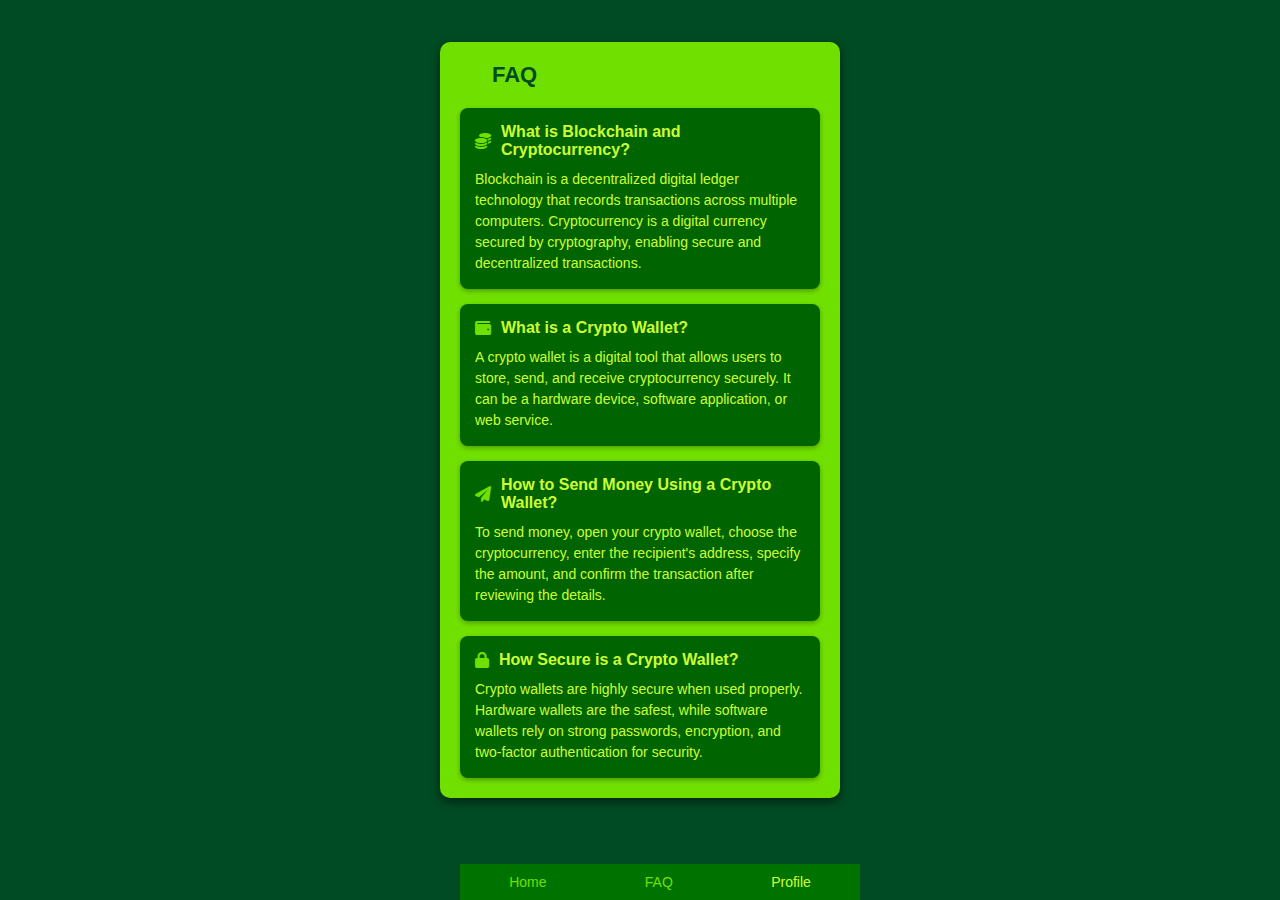
<file: WOC_project/faq.html>
<!DOCTYPE html>
<html lang="en">
<head>
    <meta charset="UTF-8">
    <meta name="viewport" content="width=device-width, initial-scale=1.0">
    <title>Trust Wallet - FAQ</title>
    <link rel="stylesheet" href="faq-style.css">
    <link href="https://cdnjs.cloudflare.com/ajax/libs/font-awesome/6.0.0-beta3/css/all.min.css" rel="stylesheet">
</head>
<body>
    <div class="container faq-page">
        <!-- Header Section -->
        <header class="header">
            <a href="index.html"><i class="fas fa-arrow-left back-icon"></i></a>
            <h1><span>FAQ</span></h1>
        </header>

        <!-- FAQ Section -->
        <section class="faq-section">
            <div class="faq-item">
                <h3><i class="fas fa-coins"></i> What is Blockchain and Cryptocurrency?</h3>
                <p>Blockchain is a decentralized digital ledger technology that records transactions across multiple computers. Cryptocurrency is a digital currency secured by cryptography, enabling secure and decentralized transactions.</p>
            </div>
            <div class="faq-item">
                <h3><i class="fas fa-wallet"></i> What is a Crypto Wallet?</h3>
                <p>A crypto wallet is a digital tool that allows users to store, send, and receive cryptocurrency securely. It can be a hardware device, software application, or web service.</p>
            </div>
            <div class="faq-item">
                <h3><i class="fas fa-paper-plane"></i> How to Send Money Using a Crypto Wallet?</h3>
                <p>To send money, open your crypto wallet, choose the cryptocurrency, enter the recipient's address, specify the amount, and confirm the transaction after reviewing the details.</p>
            </div>
            <div class="faq-item">
                <h3><i class="fas fa-lock"></i> How Secure is a Crypto Wallet?</h3>
                <p>Crypto wallets are highly secure when used properly. Hardware wallets are the safest, while software wallets rely on strong passwords, encryption, and two-factor authentication for security.</p>
            </div>
        </section>
        <footer class="footer">
            <nav>
                <a href="index.html" class="active">Home</a>
                <a href="faq.html" class="active">FAQ</a>
                <a href="profile.html">Profile</a>
            </nav>
        </footer>
    </div>
</body>
</html>
</file>
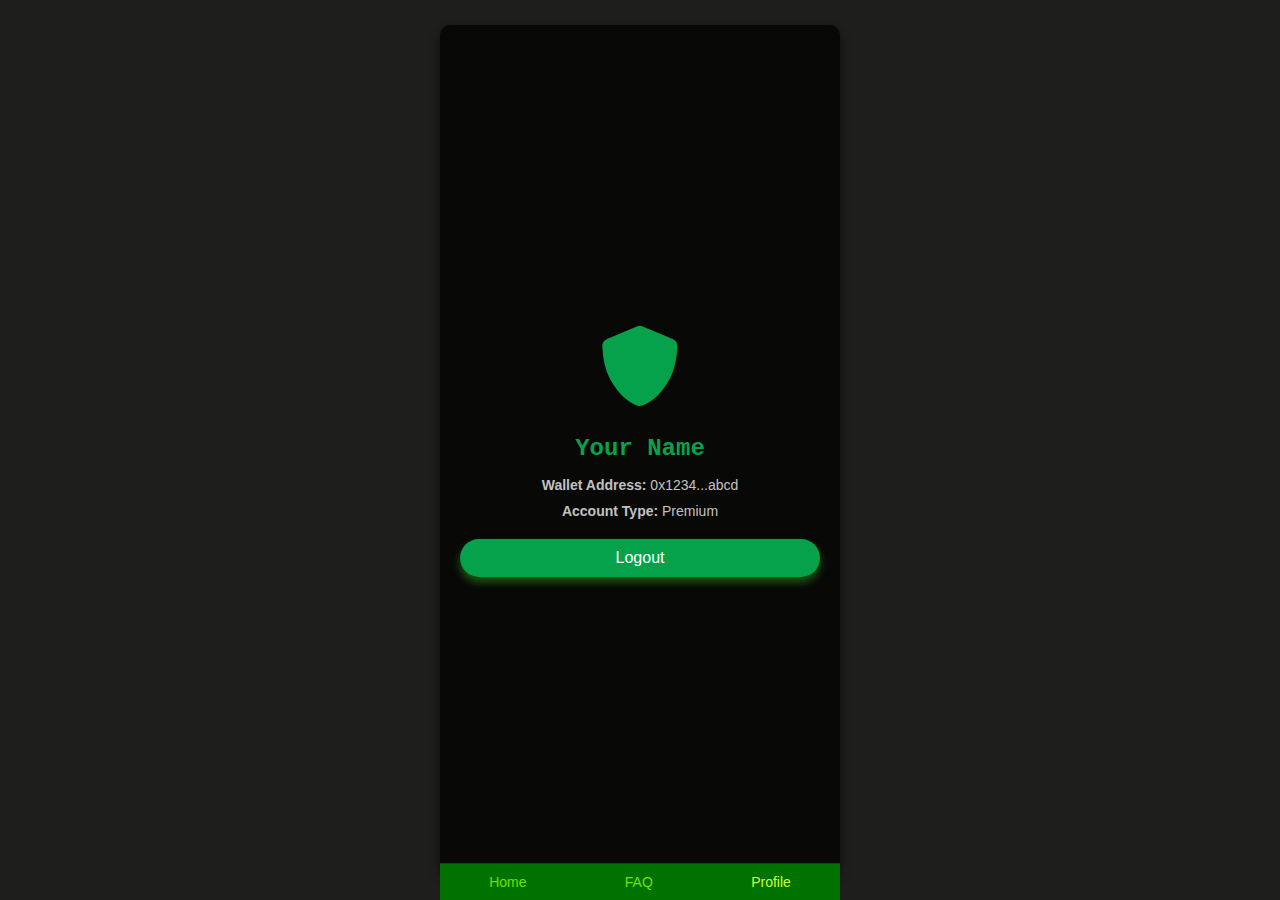
<file: WOC_project/profile.html>
<!DOCTYPE html>
<html lang="en">
<head>
    <meta charset="UTF-8">
    <meta name="viewport" content="width=device-width, initial-scale=1.0">
    <title>Wallet Profile</title>
    <link rel="stylesheet" href="profile-style.css">
    <link href="https://cdnjs.cloudflare.com/ajax/libs/font-awesome/6.0.0-beta3/css/all.min.css" rel="stylesheet">
</head>
<body>
    <div class="profile-container">
        <!-- Profile Icon -->
        <div class="profile-icon">
            <i class="fas fa-shield-alt"></i>
        </div>

        <!-- Profile Name -->
        <h2 class="profile-name">Your Name</h2>

        <!-- Profile Details -->
        <div class="profile-details">
            <p><strong>Wallet Address:</strong> 0x1234...abcd</p>
            <p><strong>Account Type:</strong> Premium</p>
        </div>

        <!-- Logout Button -->
        <button class="logout-btn">Logout</button>
    </div>

    <!-- Footer -->
    <footer class="footer">
        <nav>
            <a href="index.html" class="active">Home</a>
            <a href="faq.html" class="active">FAQ</a>
            <a href="profile.html">Profile</a>
        </nav>
    </footer>
</body>
</html>
</file>
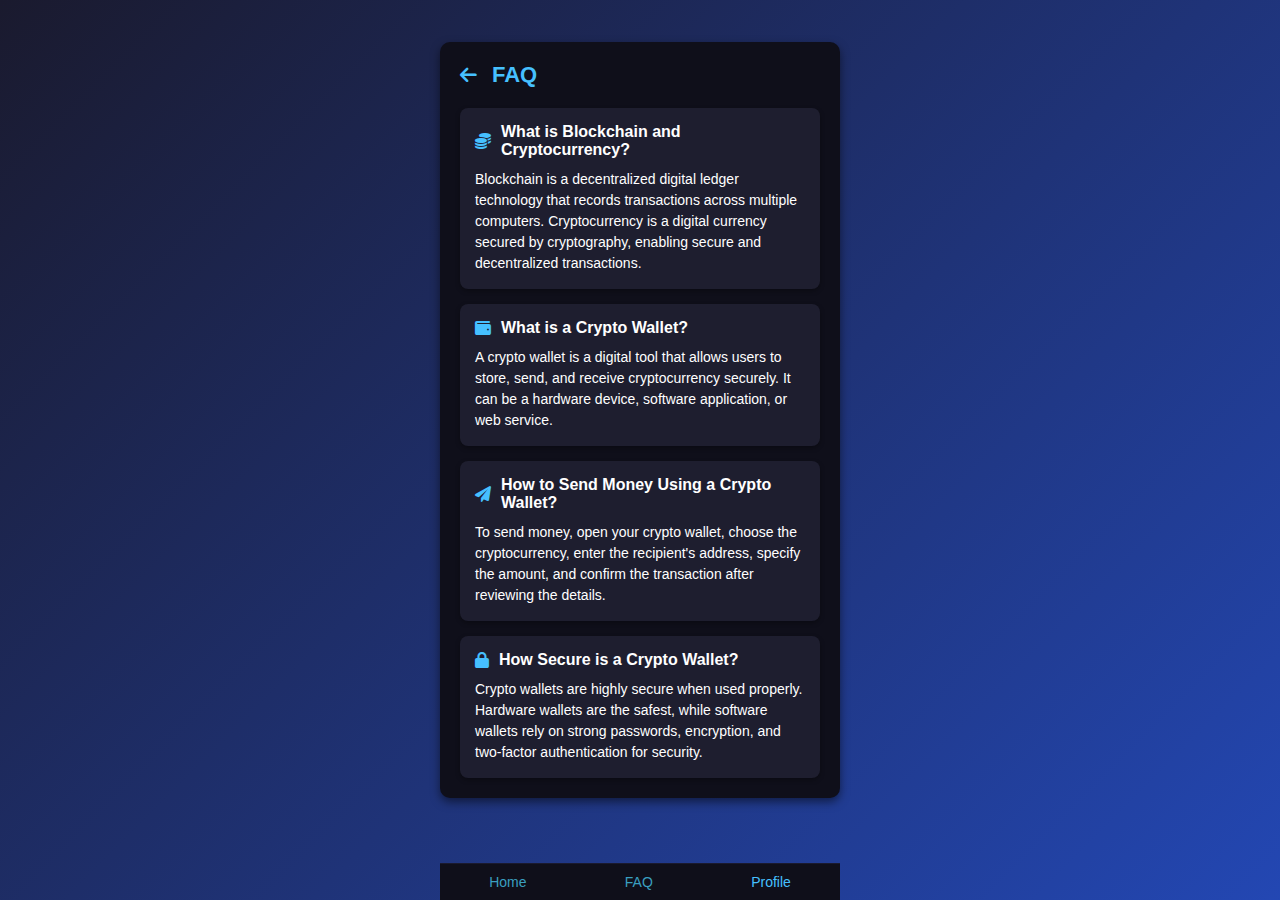
<file: The Wallet/HTML Docs/faq.html>
<!DOCTYPE html>
<html lang="en">
<head>
    <meta charset="UTF-8">
    <meta name="viewport" content="width=device-width, initial-scale=1.0">
    <title>CryptoVault - FAQ</title>
    <link rel="stylesheet" href="../CS Sheets/faq-style.css">
    <link href="https://cdnjs.cloudflare.com/ajax/libs/font-awesome/6.0.0-beta3/css/all.min.css" rel="stylesheet">
</head>
<body>
    <div class="container faq-page">
        <!-- Header Section -->
        <header class="header">
            <a href="../HTML Docs/index.html"><i class="fas fa-arrow-left back-icon"></i></a>
            <h1><span>FAQ</span></h1>
        </header>

        <!-- FAQ Section -->
        <section class="faq-section">
            <div class="faq-item">
                <h3><i class="fas fa-coins"></i> What is Blockchain and Cryptocurrency?</h3>
                <p>Blockchain is a decentralized digital ledger technology that records transactions across multiple computers. Cryptocurrency is a digital currency secured by cryptography, enabling secure and decentralized transactions.</p>
            </div>
            <div class="faq-item">
                <h3><i class="fas fa-wallet"></i> What is a Crypto Wallet?</h3>
                <p>A crypto wallet is a digital tool that allows users to store, send, and receive cryptocurrency securely. It can be a hardware device, software application, or web service.</p>
            </div>
            <div class="faq-item">
                <h3><i class="fas fa-paper-plane"></i> How to Send Money Using a Crypto Wallet?</h3>
                <p>To send money, open your crypto wallet, choose the cryptocurrency, enter the recipient's address, specify the amount, and confirm the transaction after reviewing the details.</p>
            </div>
            <div class="faq-item">
                <h3><i class="fas fa-lock"></i> How Secure is a Crypto Wallet?</h3>
                <p>Crypto wallets are highly secure when used properly. Hardware wallets are the safest, while software wallets rely on strong passwords, encryption, and two-factor authentication for security.</p>
            </div>
        </section>
        <footer class="footer">
            <nav>
                <a href="../HTML Docs/index.html" class="active">Home</a>
                <a href="../HTML Docs/faq.html" class="active">FAQ</a>
                <a href="../HTML Docs/profile.html">Profile</a>
            </nav>
        </footer>
    </div>
</body>
</html>
</file>
<file: The Wallet/CS Sheets/faq-style.css>
/* 
* {
    margin: 0;
    padding: 0;
    box-sizing: border-box;
}

body {
    font-family: Arial, sans-serif;
    background-color: #004b23; 
    color: #ccff33; 
    display: flex;
    justify-content: center;
    align-items: center;
    min-height: 100vh;
}

.container {
    width: 100%;
    max-width: 400px;
    background-color: #70e000; 
    border-radius: 10px;
    box-shadow: 0 4px 10px rgba(0, 0, 0, 0.5);
    padding: 20px;
    margin-bottom: 60px; 
    position: relative;
}


.header {
    display: flex;
    align-items: center;
    gap: 15px;
    color: #004b23; 
    margin-bottom: 20px;
}

.back-icon {
    font-size: 20px;
    cursor: pointer;
    color: white;
}

.back-icon, .fa-angle-left {
    font-size: 1.2rem;
    color: black; 
    cursor: pointer;
}

.back-icon:hover, .fa-angle-left:hover {
    color: #062307; 
}

.header h1 {
    font-size: 22px;
    font-weight: bold;
}


.faq-section {
    display: flex;
    flex-direction: column;
    gap: 15px;
}

.faq-item {
    background-color: #006400; 
    padding: 15px;
    border-radius: 8px;
    color: #ccff33; 
    box-shadow: 0 2px 5px rgba(0, 0, 0, 0.3);
    transition: transform 0.15s, box-shadow 0.2s;
}

.faq-item:hover {
    transform: translateY(-3px);
    box-shadow: 0 4px 8px rgba(0, 0, 0, 0.4);
}

.faq-item h3 {
    font-size: 16px;
    display: flex;
    align-items: center;
    gap: 10px;
    margin-bottom: 10px;
}

.faq-item p {
    font-size: 14px;
    line-height: 1.5;
}


.fas {
    color: #70e000; 
}


.footer {
    background-color: #007200; 
    padding: 10px 0;
    border-top: 1px solid #004b23;
    position: fixed;
    bottom: 0;
    width: 100%;
    max-width: 400px;
    margin: auto;
    left:50%;
    transform: translateX(-50%);
}

.footer nav {
    display: flex;
    justify-content: space-around;
    align-items: center;
}

.footer a {
    text-decoration: none;
    color: #ccff33; 
    font-size: 14px;
    transition: color 0.15s;
}

.footer a.active {
    color: #70e000; 
}

.footer a:hover {
    color: #b1df68;
} */
/* General Reset */
* {
    margin: 0;
    padding: 0;
    box-sizing: border-box;
}

body {
    font-family: Arial, sans-serif;
    background: linear-gradient(135deg, #1a1a2e, #2347b3); /* Rich Dark Green Background */

    color: #fff;
    display: flex;
    justify-content: center;
    align-items: center;
    min-height: 100vh;
}

.container {
    width: 100%;
    max-width: 400px;
    background-color: #0f0f1a;
    border-radius: 10px;
    box-shadow: 0 4px 10px rgba(0, 0, 0, 0.5);
    padding: 20px;
    margin-bottom: 60px;
    position: relative;
}

.header {
    display: flex;
    align-items: center;
    gap: 15px;
    color: #46c0ff;
    margin-bottom: 20px;
}

.back-icon {
    font-size: 20px;
    cursor: pointer;
    color: white;
}

.back-icon, .fa-angle-left {
    font-size: 1.2rem;
    color: #bfbfbf;
    cursor: pointer;
}

.back-icon:hover, .fa-angle-left:hover {
    color: #46c0ff;
}

.header h1 {
    font-size: 22px;
    font-weight: bold;
}

.faq-section {
    display: flex;
    flex-direction: column;
    gap: 15px;
}

.faq-item {
    background-color: #1e1e2f;
    padding: 15px;
    border-radius: 8px;
    color: #fff;
    box-shadow: 0 2px 5px rgba(0, 0, 0, 0.3);
    transition: transform 0.15s, box-shadow 0.2s;
}

.faq-item:hover {
    transform: translateY(-3px);
    box-shadow: 0 4px 8px rgba(0, 0, 0, 0.4);
}

.faq-item h3 {
    font-size: 16px;
    display: flex;
    align-items: center;
    gap: 10px;
    margin-bottom: 10px;
}

.faq-item p {
    font-size: 14px;
    line-height: 1.5;
}

.fas {
    color: #46c0ff;
}

.footer {
    background-color: #0f0f1a;
    padding: 10px 0;
    border-top: 1px solid #1a1a2e;
    position: fixed;
    bottom: 0;
    width: 100%;
    max-width: 400px;
    margin: auto;
    left: 50%;
    transform: translateX(-50%);
}

.footer nav {
    display: flex;
    justify-content: space-around;
    align-items: center;
}

.footer a {
    text-decoration: none;
    color: #46c0ff;
    font-size: 14px;
    transition: color 0.15s;
}

.footer a.active {
    color: #3a9fc0;
}

.footer a:hover {
    color: #b1df68;
}
</file>
<file: WOC_project/faq-style.css>
/* General Reset */
* {
    margin: 0;
    padding: 0;
    box-sizing: border-box;
}

body {
    font-family: Arial, sans-serif;
    background-color: #004b23; /* Primary Background Color */
    color: #ccff33; /* Light Text Color */
    display: flex;
    justify-content: center;
    align-items: center;
    min-height: 100vh;
}

/* Main Container */
.container {
    width: 100%;
    max-width: 400px;
    background-color: #70e000; /* Lighter Background Color */
    border-radius: 10px;
    box-shadow: 0 4px 10px rgba(0, 0, 0, 0.5);
    padding: 20px;
    margin-bottom: 60px; /* Leave space for the footer */
}

/* Header Section */
.header {
    display: flex;
    align-items: center;
    gap: 15px;
    color: #004b23; /* Dark Text */
    margin-bottom: 20px;
}

.back-icon {
    font-size: 20px;
    cursor: pointer;
    color: white;
}

.back-icon, .fa-angle-left {
    font-size: 1.2rem;
    color: black; /* Ensures arrow is visible */
    cursor: pointer;
}

.back-icon:hover, .fa-angle-left:hover {
    color: #062307; /* Light green on hover */
}

.header h1 {
    font-size: 22px;
    font-weight: bold;
}

/* FAQ Section */
.faq-section {
    display: flex;
    flex-direction: column;
    gap: 15px;
}

.faq-item {
    background-color: #006400; /* Item Background */
    padding: 15px;
    border-radius: 8px;
    color: #ccff33; /* Light Text */
    box-shadow: 0 2px 5px rgba(0, 0, 0, 0.3);
    transition: transform 0.15s, box-shadow 0.2s;
}

.faq-item:hover {
    transform: translateY(-3px);
    box-shadow: 0 4px 8px rgba(0, 0, 0, 0.4);
}

.faq-item h3 {
    font-size: 16px;
    display: flex;
    align-items: center;
    gap: 10px;
    margin-bottom: 10px;
}

.faq-item p {
    font-size: 14px;
    line-height: 1.5;
}

/* Icons */
.fas {
    color: #70e000; /* Accent Color */
}

/* Footer Section */
.footer {
    background-color: #007200; /* Footer Background */
    padding: 10px 0;
    border-top: 1px solid #004b23;
    position: fixed;
    bottom: 0;
    width: 100%;
    max-width: 400px;
}

.footer nav {
    display: flex;
    justify-content: space-around;
    align-items: center;
}

.footer a {
    text-decoration: none;
    color: #ccff33; /* Light Text */
    font-size: 14px;
    transition: color 0.15s;
}

.footer a.active {
    color: #70e000; /* Active Link Color */
}

.footer a:hover {
    color: #b1df68; /* Hover Link Color */
}
</file>
<file: WOC_project/profile-style.css>
/* General Reset */
* {
    margin: 0;
    padding: 0;
    box-sizing: border-box;
}

body {
    font-family: Arial, sans-serif;
    background-color: rgb(30, 30, 28); /* Wallet Background Color */
    display: flex;
    flex-direction: column;
    align-items: center;
    justify-content: center;
    height: 100vh;
    margin: 0;
}

/* Profile Container */
.profile-container {
    background-color: #000000b7; /* Container Background */
    width: 100%;
    max-width: 400px;
    height: calc(100vh - 50px); /* Full Page Height Minus Footer */
    padding: 20px;
    border-radius: 10px;
    text-align: center;
    box-shadow: 0 4px 10px rgba(0, 0, 0, 0.5);
    display: flex;
    flex-direction: column;
    justify-content: center;
}

/* Profile Icon */
.profile-icon {
    font-size: 80px;
    color: #06b856df; /* Accent Color */
    margin-bottom: 20px;
}

/* Profile Name */
.profile-name {
    color: #06b856df; /* Text Color */
    font-family: 'Courier New', Courier, monospace;
    font-size: 24px;
    margin-bottom: 15px;
}

/* Profile Details */
.profile-details p {
    color: rgba(255, 255, 255, 0.764); /* Secondary Text Color */
    margin-bottom: 10px;
    font-size: 14px;
}

/* Logout Button */
.logout-btn {
    background-color: #06b856df; /* Button Background */
    color: white;
    font-family: Roboto, sans-serif;
    font-size: 16px;
    padding: 10px 20px;
    border: none;
    border-radius: 30px;
    cursor: pointer;
    box-shadow: 0px 5px 9px rgba(64, 226, 36, 0.384);
    transition: all 0.2s ease;
    margin-top: 10px; /* Push Logout Button to Bottom */
    width: 100%;
}

.logout-btn:hover {
    opacity: 0.8;
    box-shadow: 0px 5px 9px rgba(0, 0, 0, 0.384);
}

.logout-btn:active {
    opacity: 0.9;
}

/* Footer */
.footer {
    background-color: #007200; /* Footer Background */
    padding: 10px 0;
    border-top: 1px solid #004b23;
    position: fixed;
    bottom: 0;
    width: 100%;
    max-width: 400px;
}

.footer nav {
    display: flex;
    justify-content: space-around;
}

.footer a {
    text-decoration: none;
    color: #ccff33; /* Light Text */
    font-size: 14px;
    transition: color 0.15s;
}

.footer a.active {
    color: #70e000; /* Active Link Color */
}

.footer a:hover {
    color: #b1df68; /* Hover Link Color */
}
</file>
